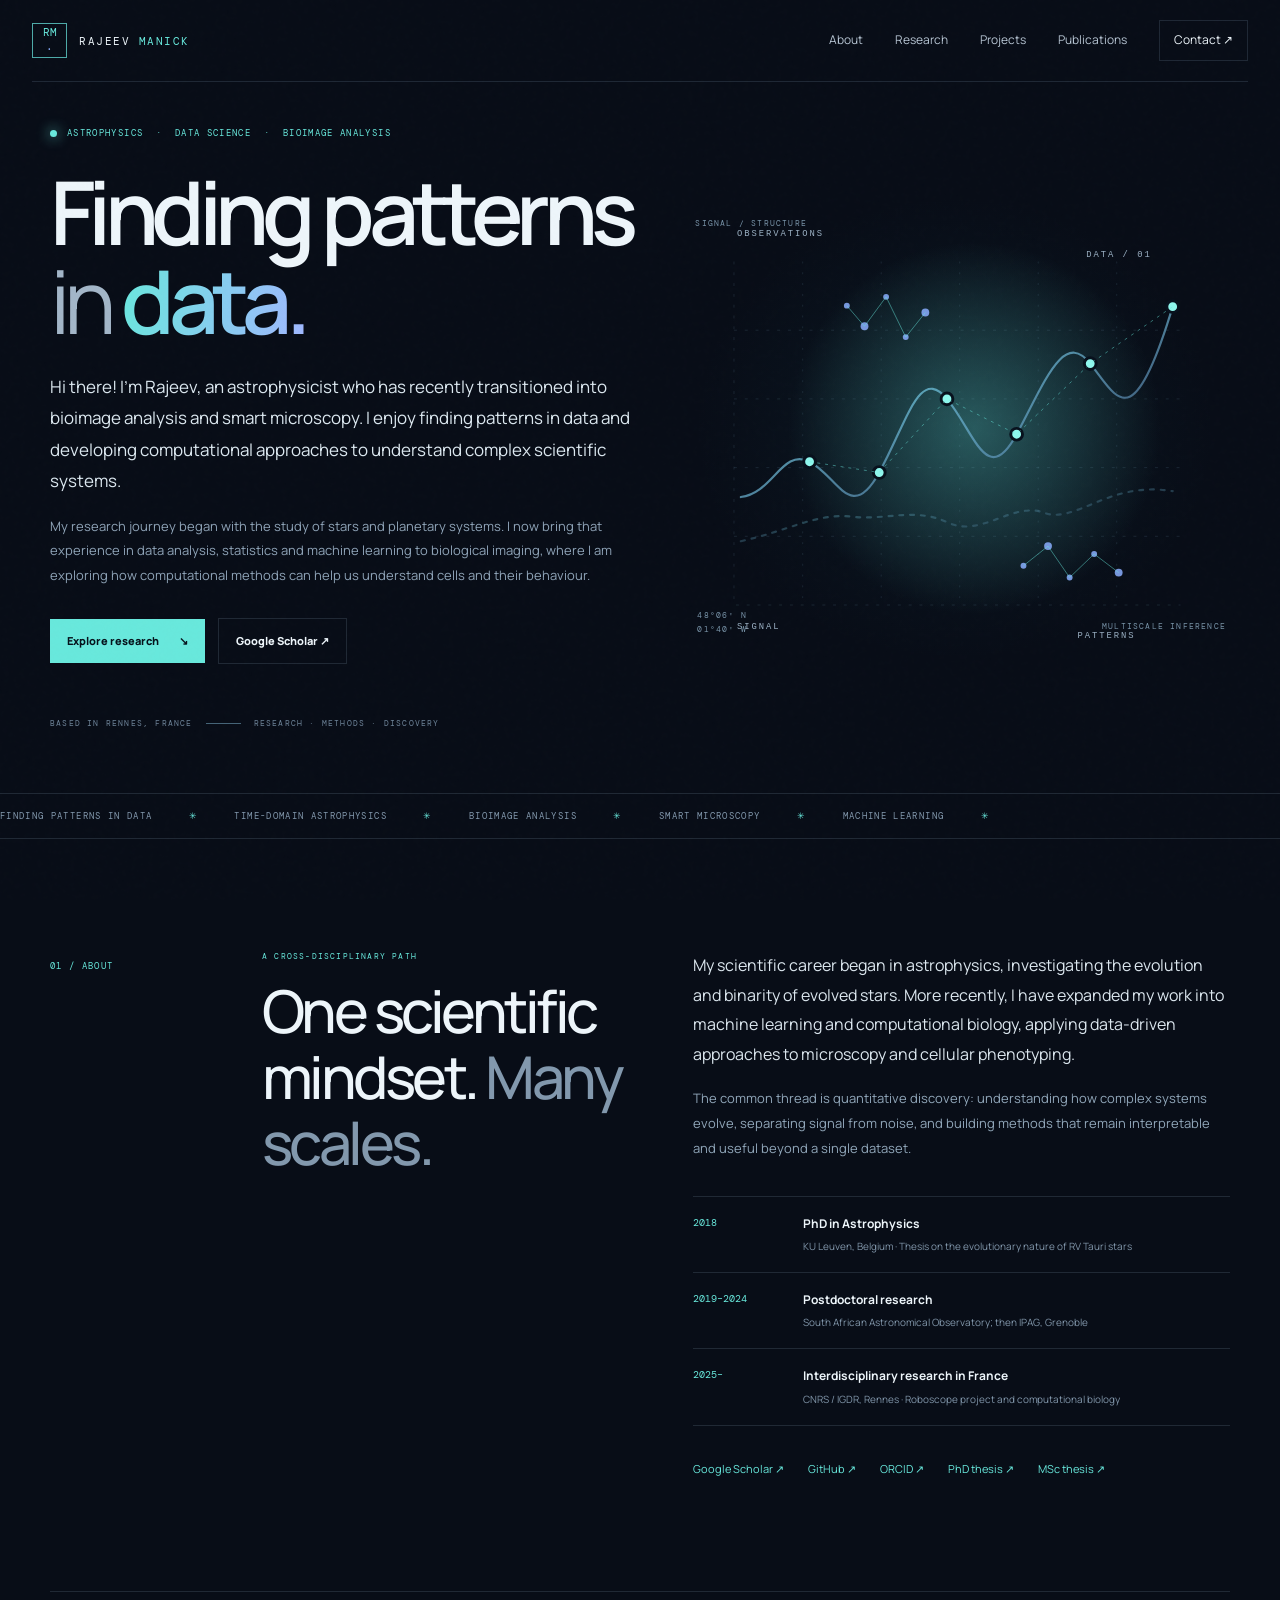
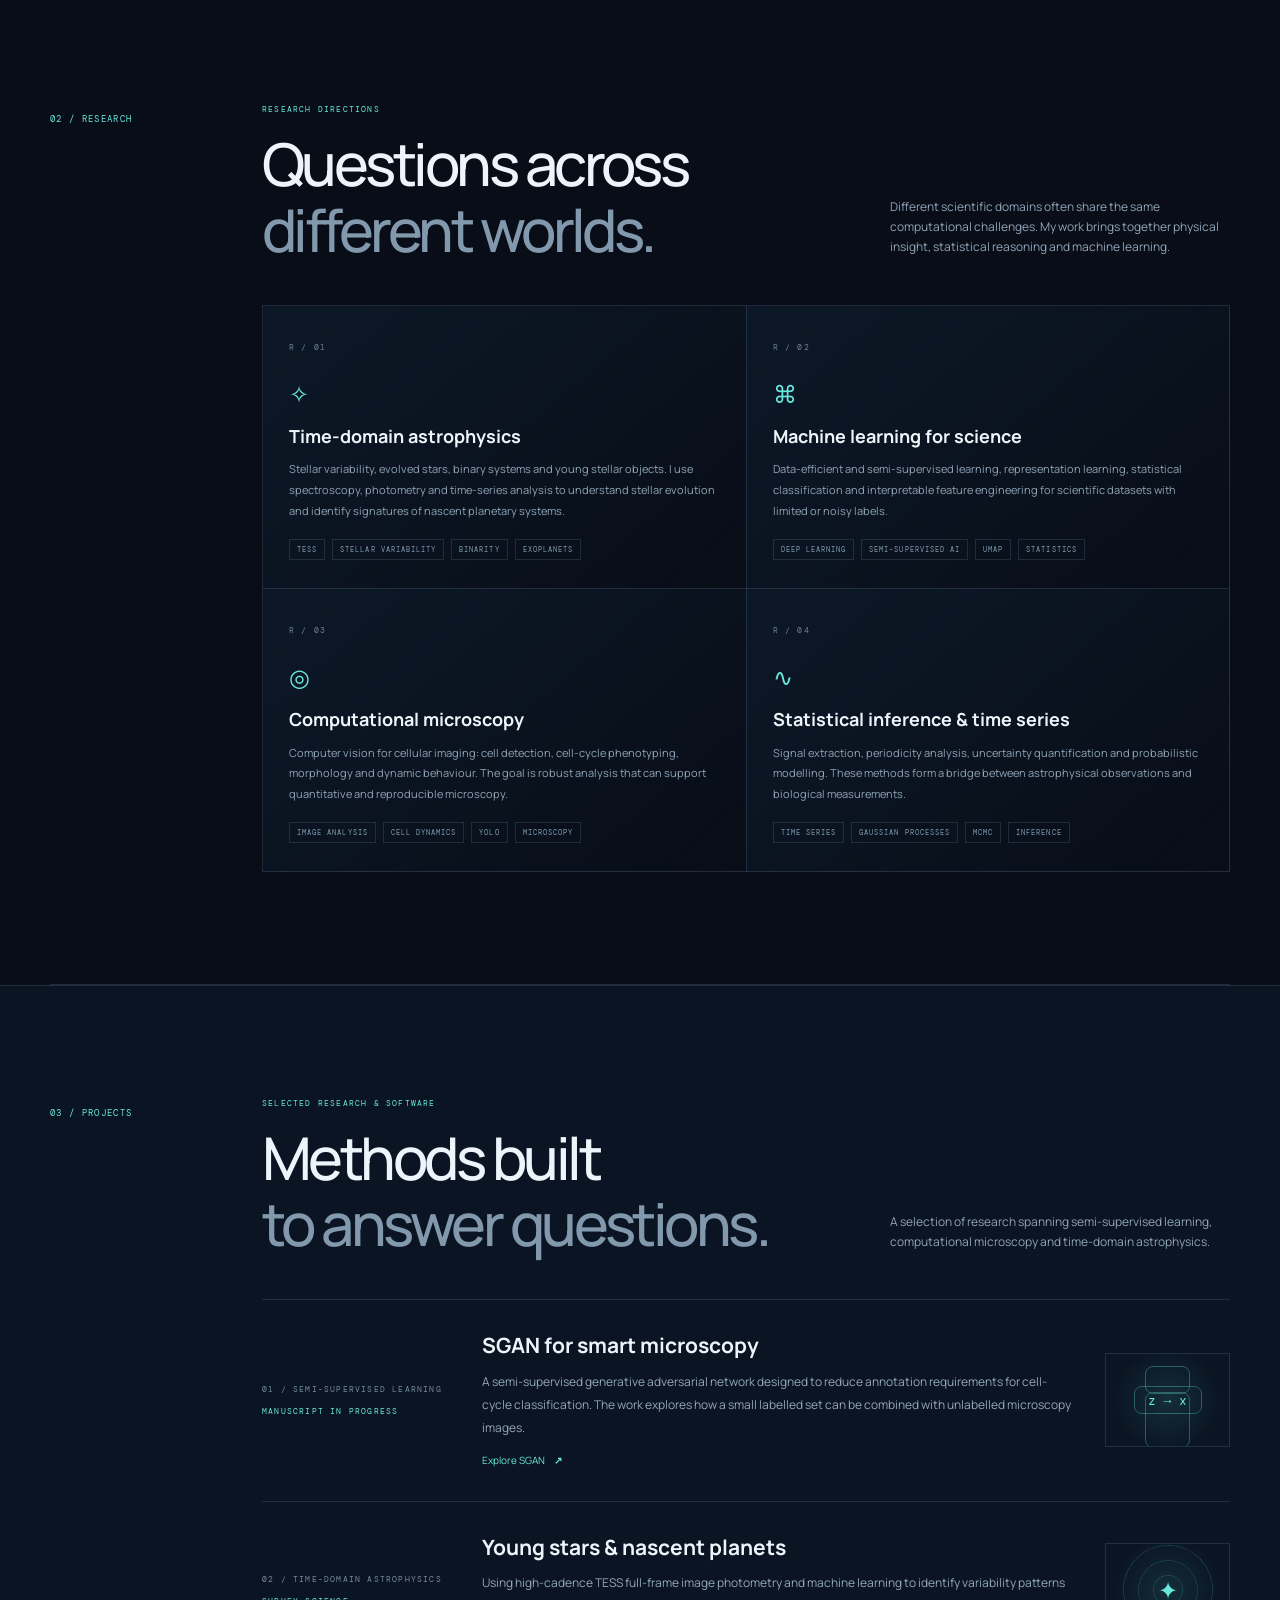
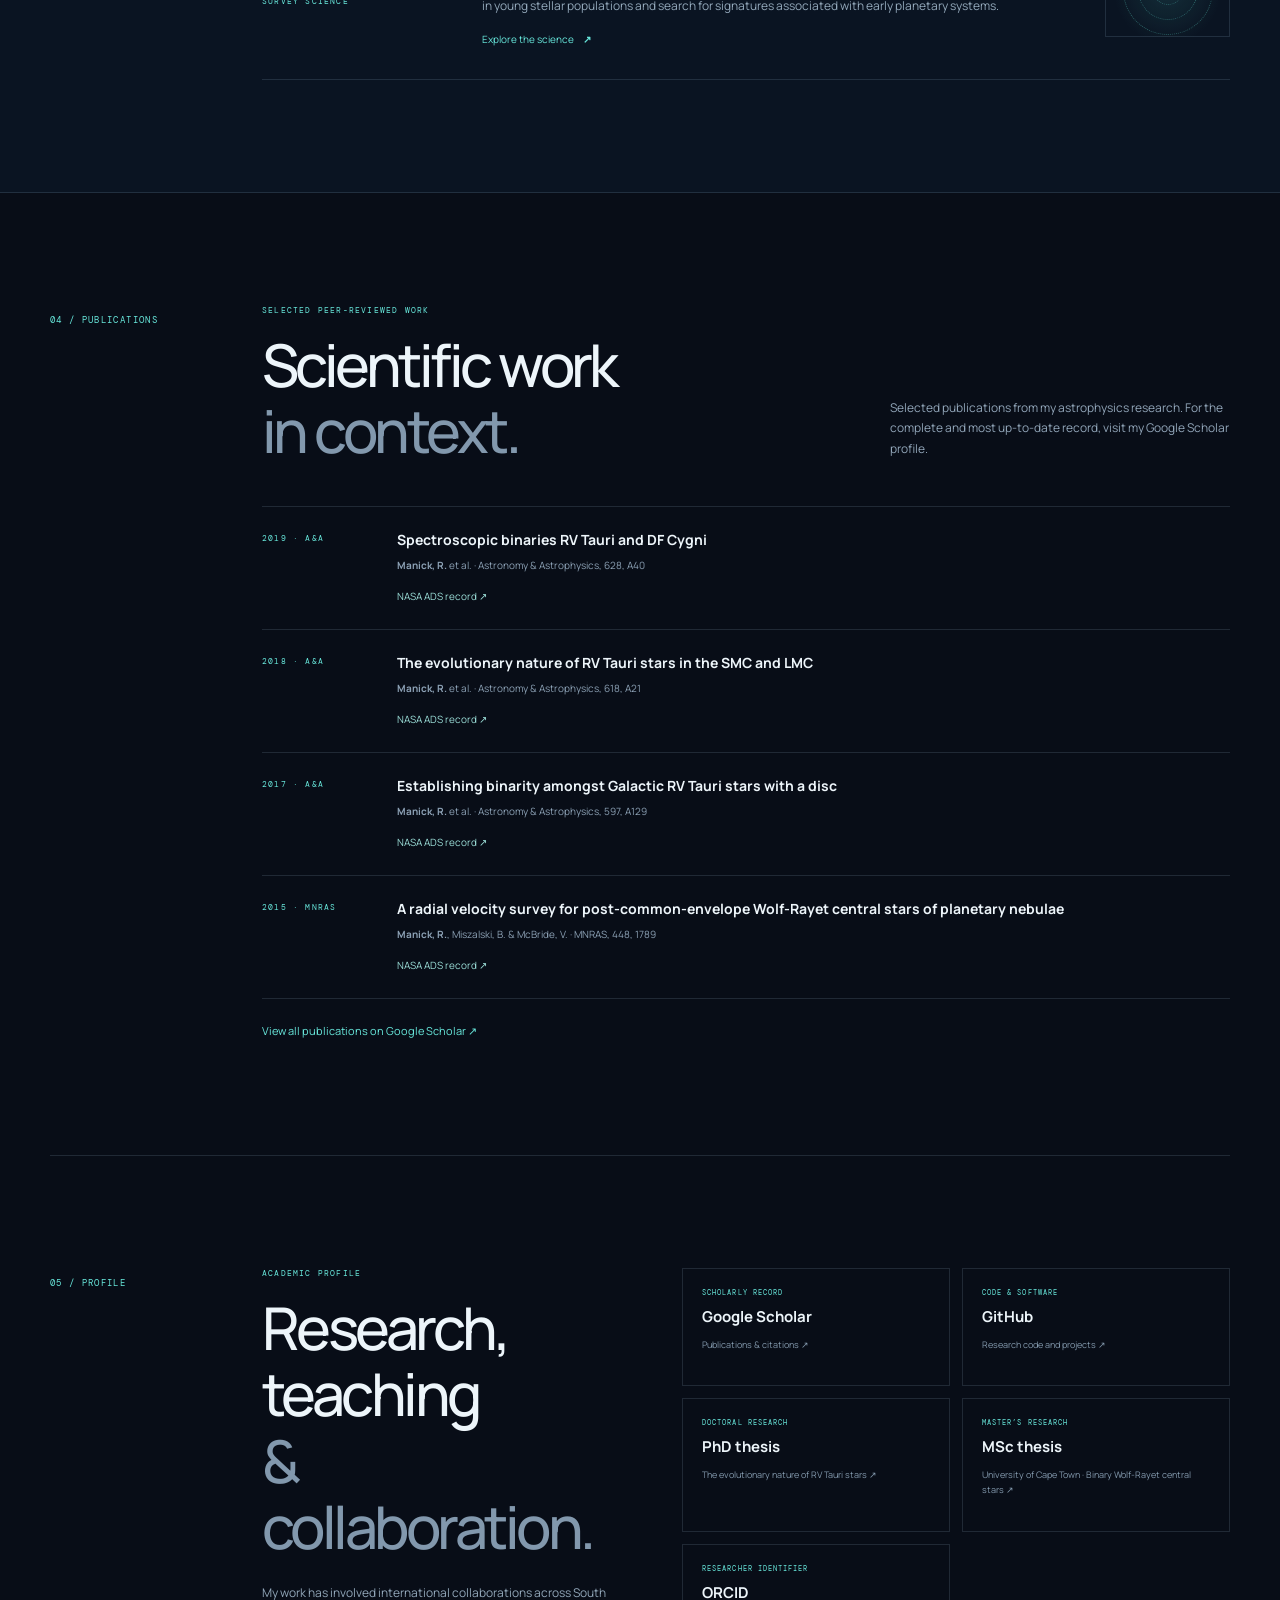
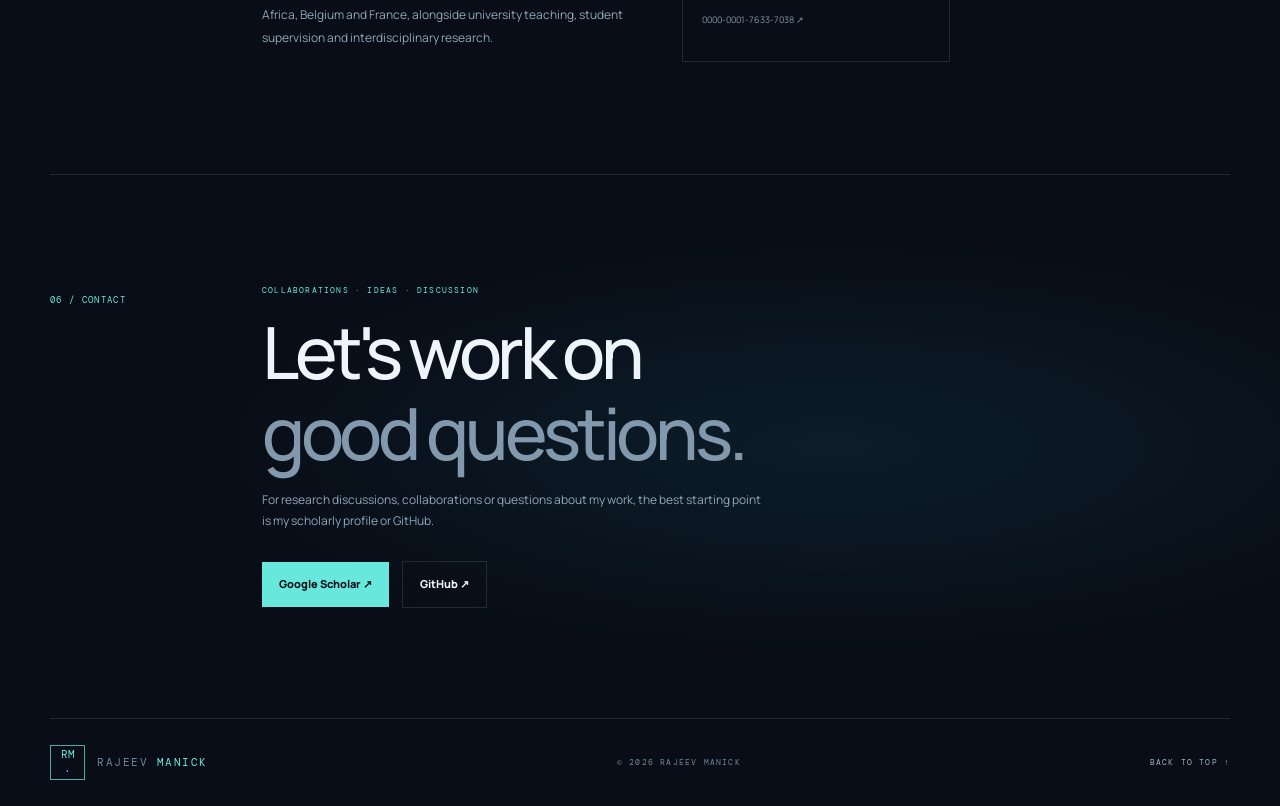
<file: index.html>
<!doctype html>
<html lang="en">
<head>
  <meta charset="utf-8"><meta name="viewport" content="width=device-width, initial-scale=1">
  <meta name="description" content="Rajeev Manick is an astrophysicist and AI researcher working across time-domain astronomy, machine learning and computational microscopy.">
  <meta name="theme-color" content="#080d17">
  <meta property="og:title" content="Rajeev Manick — Astrophysics × Data Science × Bioimage Analysis">
  <meta property="og:description" content="Research, projects and publications of Rajeev Manick.">
  <title>Rajeev Manick | Astrophysics × AI × Biology</title>
  <link rel="icon" href="assets/favicon.svg" type="image/svg+xml">
  <link rel="preconnect" href="https://fonts.googleapis.com"><link rel="preconnect" href="https://fonts.gstatic.com" crossorigin>
  <link href="https://fonts.googleapis.com/css2?family=DM+Mono:wght@400;500&family=Manrope:wght@400;500;600;700;800&display=swap" rel="stylesheet">
  <link rel="stylesheet" href="styles.css">
</head>
<body>
  <div class="noise"></div><header class="header">
    <a class="brand" href="#top"><span class="brand-symbol">RM<span>·</span></span><span>RAJEEV <b>MANICK</b></span></a>
    <button class="menu-toggle" aria-label="Open navigation" aria-expanded="false">☰</button>
    <nav class="nav"><a href="#about">About</a><a href="#research">Research</a><a href="#projects">Projects</a><a href="#publications">Publications</a><a class="nav-cta" href="#contact">Contact ↗</a></nav>
  </header>
  <main id="top">
    <section class="hero wrap">
      <div class="hero-text">
        <div class="eyebrow"><i></i> ASTROPHYSICS &nbsp;·&nbsp; DATA SCIENCE &nbsp;·&nbsp; BIOIMAGE ANALYSIS</div>
        <h1>Finding patterns<br><em>in</em> <span class="gradient-text">data.</span></h1>
        <p class="hero-lead">Hi there! I’m Rajeev, an astrophysicist who has recently transitioned into bioimage analysis and smart microscopy. I enjoy finding patterns in data and developing computational approaches to understand complex scientific systems.</p>
        <p class="hero-sub">My research journey began with the study of stars and planetary systems. I now bring that experience in data analysis, statistics and machine learning to biological imaging, where I am exploring how computational methods can help us understand cells and their behaviour.</p>
        <div class="hero-buttons"><a class="btn primary" href="#research">Explore research <span>↘</span></a><a class="btn secondary" href="https://scholar.google.com/citations?user=3LkKUTQAAAAJ&hl=en" target="_blank" rel="noopener">Google Scholar ↗</a></div>
        <div class="hero-foot"><span>BASED IN RENNES, FRANCE</span><span class="line"></span><span>RESEARCH · METHODS · DISCOVERY</span></div>
      </div>
      <div class="hero-art" aria-label="Abstract visualisation of data, stellar orbits and biological structures">
        <div class="art-caption cap-a">SIGNAL / STRUCTURE</div><div class="art-caption cap-b">MULTISCALE INFERENCE</div>
        <svg viewBox="0 0 560 520" role="img" aria-label="Abstract data visualisation with connected observations, clusters and a time-series signal">
          <defs>
            <linearGradient id="dataLine" x1="0" y1="0" x2="1" y2="1"><stop stop-color="#68e8dc"/><stop offset="1" stop-color="#8aaeff" stop-opacity=".25"/></linearGradient>
            <radialGradient id="dataGlow"><stop stop-color="#68e8dc" stop-opacity=".32"/><stop offset="1" stop-color="#68e8dc" stop-opacity="0"/></radialGradient>
          </defs>
          <g stroke="#527187" stroke-opacity=".24" stroke-width="1" fill="none">
            <path d="M55 80V430H510M55 150H510M55 220H510M55 290H510M55 360H510" stroke-dasharray="3 8"/>
            <path d="M125 80V430M205 80V430M285 80V430M365 80V430M445 80V430" stroke-dasharray="2 9"/>
          </g>
          <circle cx="300" cy="250" r="190" fill="url(#dataGlow)"/>
          <g fill="none" stroke="url(#dataLine)" stroke-width="2.2" stroke-linecap="round" stroke-linejoin="round">
            <path d="M62 320 C95 316 104 270 132 284 S174 348 203 295 S244 186 272 220 S313 312 343 256 S391 150 418 184 S461 262 502 126"/>
            <path d="M62 365 C112 354 139 336 175 340 S239 330 273 346 S339 324 371 336 S437 303 502 314" stroke-opacity=".38" stroke-dasharray="4 7"/>
          </g>
          <g fill="#8ff7ed" stroke="#08111d" stroke-width="3">
            <circle cx="132" cy="284" r="6"/><circle cx="203" cy="295" r="6"/><circle cx="272" cy="220" r="6"/><circle cx="343" cy="256" r="6"/><circle cx="418" cy="184" r="6"/><circle cx="502" cy="126" r="6"/>
          </g>
          <g fill="#8aaeff" fill-opacity=".85">
            <circle cx="170" cy="125" r="3"/><circle cx="188" cy="146" r="4"/><circle cx="210" cy="116" r="3"/><circle cx="230" cy="157" r="3"/><circle cx="250" cy="132" r="4"/>
            <circle cx="350" cy="390" r="3"/><circle cx="375" cy="370" r="4"/><circle cx="397" cy="402" r="3"/><circle cx="422" cy="378" r="3"/><circle cx="447" cy="397" r="4"/>
          </g>
          <g fill="none" stroke="#68e8dc" stroke-opacity=".48" stroke-width="1">
            <path d="M170 125L188 146L210 116L230 157L250 132"/><path d="M350 390L375 370L397 402L422 378L447 397"/>
            <path d="M132 284L203 295L272 220L343 256L418 184L502 126" stroke-dasharray="3 5"/>
          </g>
          <g fill="#9bb1c4" font-family="monospace" font-size="9" letter-spacing="2"><text x="58" y="54">OBSERVATIONS</text><text x="405" y="464">PATTERNS</text><text x="414" y="75">DATA / 01</text><text x="58" y="454">SIGNAL</text></g>
        </svg>
        <div class="art-coordinate">48°06′ N<br>01°40′ W</div>
      </div>
    </section>
    <div class="ticker"><div>FINDING PATTERNS IN DATA <b>✳</b> TIME-DOMAIN ASTROPHYSICS <b>✳</b> BIOIMAGE ANALYSIS <b>✳</b> SMART MICROSCOPY <b>✳</b> MACHINE LEARNING <b>✳</b> </div></div>

    <section class="section wrap" id="about"><div class="section-label">01 / ABOUT</div><div class="section-body about-grid">
      <div><p class="overline">A CROSS-DISCIPLINARY PATH</p><h2>One scientific<br>mindset. <span>Many scales.</span></h2></div>
      <div class="prose"><p class="big">My scientific career began in astrophysics, investigating the evolution and binarity of evolved stars. More recently, I have expanded my work into machine learning and computational biology, applying data-driven approaches to microscopy and cellular phenotyping.</p>
      <p>The common thread is quantitative discovery: understanding how complex systems evolve, separating signal from noise, and building methods that remain interpretable and useful beyond a single dataset.</p>
      <div class="timeline"><div><time>2018</time><span><b>PhD in Astrophysics</b><small>KU Leuven, Belgium · Thesis on the evolutionary nature of RV Tauri stars</small></span></div><div><time>2019–2024</time><span><b>Postdoctoral research</b><small>South African Astronomical Observatory; then IPAG, Grenoble</small></span></div><div><time>2025–</time><span><b>Interdisciplinary research in France</b><small>CNRS / IGDR, Rennes · Roboscope project and computational biology</small></span></div></div>
      <div class="profile-links"><a href="https://scholar.google.com/citations?user=3LkKUTQAAAAJ&hl=en" target="_blank" rel="noopener">Google Scholar ↗</a><a href="https://github.com/rajeevzar" target="_blank" rel="noopener">GitHub ↗</a><a href="https://orcid.org/0000-0001-7633-7038" target="_blank" rel="noopener">ORCID ↗</a><a href="https://fys.kuleuven.be/ster/pub/phd-rajeev-manick" target="_blank" rel="noopener">PhD thesis ↗</a><a href="https://open.uct.ac.za/items/17aa2485-b247-4fec-a21b-bfeb38ba35ee" target="_blank" rel="noopener">MSc thesis ↗</a></div>
      </div>
    </div></section>

    <section class="section wrap" id="research"><div class="section-label">02 / RESEARCH</div><div class="section-body"><div class="section-intro"><div><p class="overline">RESEARCH DIRECTIONS</p><h2>Questions across<br><span>different worlds.</span></h2></div><p>Different scientific domains often share the same computational challenges. My work brings together physical insight, statistical reasoning and machine learning.</p></div>
      <div class="research-grid">
        <article class="research-card"><span class="r-num">R / 01</span><div class="r-icon">✧</div><h3>Time-domain astrophysics</h3><p>Stellar variability, evolved stars, binary systems and young stellar objects. I use spectroscopy, photometry and time-series analysis to understand stellar evolution and identify signatures of nascent planetary systems.</p><div class="chips"><span>TESS</span><span>STELLAR VARIABILITY</span><span>BINARITY</span><span>EXOPLANETS</span></div></article>
        <article class="research-card"><span class="r-num">R / 02</span><div class="r-icon">⌘</div><h3>Machine learning for science</h3><p>Data-efficient and semi-supervised learning, representation learning, statistical classification and interpretable feature engineering for scientific datasets with limited or noisy labels.</p><div class="chips"><span>DEEP LEARNING</span><span>SEMI-SUPERVISED AI</span><span>UMAP</span><span>STATISTICS</span></div></article>
        <article class="research-card"><span class="r-num">R / 03</span><div class="r-icon">◎</div><h3>Computational microscopy</h3><p>Computer vision for cellular imaging: cell detection, cell-cycle phenotyping, morphology and dynamic behaviour. The goal is robust analysis that can support quantitative and reproducible microscopy.</p><div class="chips"><span>IMAGE ANALYSIS</span><span>CELL DYNAMICS</span><span>YOLO</span><span>MICROSCOPY</span></div></article>
        <article class="research-card"><span class="r-num">R / 04</span><div class="r-icon">∿</div><h3>Statistical inference & time series</h3><p>Signal extraction, periodicity analysis, uncertainty quantification and probabilistic modelling. These methods form a bridge between astrophysical observations and biological measurements.</p><div class="chips"><span>TIME SERIES</span><span>GAUSSIAN PROCESSES</span><span>MCMC</span><span>INFERENCE</span></div></article>
      </div>
    </div></section>

    <section class="projects-band" id="projects"><div class="wrap section"><div class="section-label">03 / PROJECTS</div><div class="section-body"><div class="section-intro"><div><p class="overline">SELECTED RESEARCH & SOFTWARE</p><h2>Methods built<br><span>to answer questions.</span></h2></div><p>A selection of research spanning semi-supervised learning, computational microscopy and time-domain astrophysics.</p></div>
      <div class="project-list">
        <article class="project-row"><div class="project-meta"><span>01 / SEMI-SUPERVISED LEARNING</span><span class="status">MANUSCRIPT IN PROGRESS</span></div><div class="project-content"><h3>SGAN for smart microscopy</h3><p>A semi-supervised generative adversarial network designed to reduce annotation requirements for cell-cycle classification. The work explores how a small labelled set can be combined with unlabelled microscopy images.</p><a href="projects/sgan.html">Explore SGAN <b>↗</b></a></div><div class="project-glyph glyph-sgan"><span>z → x</span><i></i><i></i><i></i></div></article>
        <article class="project-row"><div class="project-meta"><span>02 / TIME-DOMAIN ASTROPHYSICS</span><span class="status">SURVEY SCIENCE</span></div><div class="project-content"><h3>Young stars & nascent planets</h3><p>Using high-cadence TESS full-frame image photometry and machine learning to identify variability patterns in young stellar populations and search for signatures associated with early planetary systems.</p><a href="projects/young-stars.html">Explore the science <b>↗</b></a></div><div class="project-glyph glyph-stars"><span>✦</span><i></i><i></i><i></i></div></article>
      </div>
    </div></div></section>

    <section class="section wrap" id="publications"><div class="section-label">04 / PUBLICATIONS</div><div class="section-body"><div class="section-intro"><div><p class="overline">SELECTED PEER-REVIEWED WORK</p><h2>Scientific work<br><span>in context.</span></h2></div><p>Selected publications from my astrophysics research. For the complete and most up-to-date record, visit my Google Scholar profile.</p></div>
      <div class="pub-list">
        <article><time>2019 · A&A</time><div><h3>Spectroscopic binaries RV Tauri and DF Cygni</h3><p><b>Manick, R.</b> et al. · Astronomy & Astrophysics, 628, A40</p><a href="https://ui.adsabs.harvard.edu/abs/2019A%26A...628A..40M/abstract" target="_blank" rel="noopener">NASA ADS record ↗</a></div></article>
        <article><time>2018 · A&A</time><div><h3>The evolutionary nature of RV Tauri stars in the SMC and LMC</h3><p><b>Manick, R.</b> et al. · Astronomy & Astrophysics, 618, A21</p><a href="https://ui.adsabs.harvard.edu/abs/2018A%26A...618A..21M/abstract" target="_blank" rel="noopener">NASA ADS record ↗</a></div></article>
        <article><time>2017 · A&A</time><div><h3>Establishing binarity amongst Galactic RV Tauri stars with a disc</h3><p><b>Manick, R.</b> et al. · Astronomy & Astrophysics, 597, A129</p><a href="https://ui.adsabs.harvard.edu/abs/2017A%26A...597A.129M/abstract" target="_blank" rel="noopener">NASA ADS record ↗</a></div></article>
        <article><time>2015 · MNRAS</time><div><h3>A radial velocity survey for post-common-envelope Wolf-Rayet central stars of planetary nebulae</h3><p><b>Manick, R.</b>, Miszalski, B. & McBride, V. · MNRAS, 448, 1789</p><a href="https://ui.adsabs.harvard.edu/abs/2015MNRAS.448.1789M/abstract" target="_blank" rel="noopener">NASA ADS record ↗</a></div></article>
      </div><a class="all-pubs" href="https://scholar.google.com/citations?user=3LkKUTQAAAAJ&hl=en" target="_blank" rel="noopener">View all publications on Google Scholar ↗</a>
    </div></section>

    <section class="section wrap profile-section"><div class="section-label">05 / PROFILE</div><div class="section-body profile-grid"><div><p class="overline">ACADEMIC PROFILE</p><h2>Research, teaching<br><span>& collaboration.</span></h2><p class="profile-desc">My work has involved international collaborations across South Africa, Belgium and France, alongside university teaching, student supervision and interdisciplinary research.</p></div><div class="profile-cards"><a href="https://scholar.google.com/citations?user=3LkKUTQAAAAJ&hl=en" target="_blank" rel="noopener"><small>SCHOLARLY RECORD</small><b>Google Scholar</b><span>Publications & citations ↗</span></a><a href="https://github.com/rajeevzar" target="_blank" rel="noopener"><small>CODE & SOFTWARE</small><b>GitHub</b><span>Research code and projects ↗</span></a><a href="https://fys.kuleuven.be/ster/pub/phd-rajeev-manick" target="_blank" rel="noopener"><small>DOCTORAL RESEARCH</small><b>PhD thesis</b><span>The evolutionary nature of RV Tauri stars ↗</span></a><a href="https://open.uct.ac.za/items/17aa2485-b247-4fec-a21b-bfeb38ba35ee" target="_blank" rel="noopener"><small>MASTER’S RESEARCH</small><b>MSc thesis</b><span>University of Cape Town · Binary Wolf-Rayet central stars ↗</span></a><a href="https://orcid.org/0000-0001-7633-7038" target="_blank" rel="noopener"><small>RESEARCHER IDENTIFIER</small><b>ORCID</b><span>0000-0001-7633-7038 ↗</span></a></div></div></section>

    <section class="contact" id="contact"><div class="wrap contact-grid"><div class="section-label">06 / CONTACT</div><div><p class="overline">COLLABORATIONS · IDEAS · DISCUSSION</p><h2>Let's work on<br><span>good questions.</span></h2><p>For research discussions, collaborations or questions about my work, the best starting point is my scholarly profile or GitHub.</p><div class="contact-links"><a class="btn primary" href="https://scholar.google.com/citations?user=3LkKUTQAAAAJ&hl=en" target="_blank" rel="noopener">Google Scholar ↗</a><a class="btn secondary" href="https://github.com/rajeevzar" target="_blank" rel="noopener">GitHub ↗</a></div></div></div></section>
  </main>
  <footer class="footer wrap"><a class="brand" href="#top"><span class="brand-symbol">RM<span>·</span></span><span>RAJEEV <b>MANICK</b></span></a><span>© <span id="year"></span> RAJEEV MANICK</span><a href="#top">BACK TO TOP ↑</a></footer>
  <script src="script.js"></script>
</body></html>
</file>
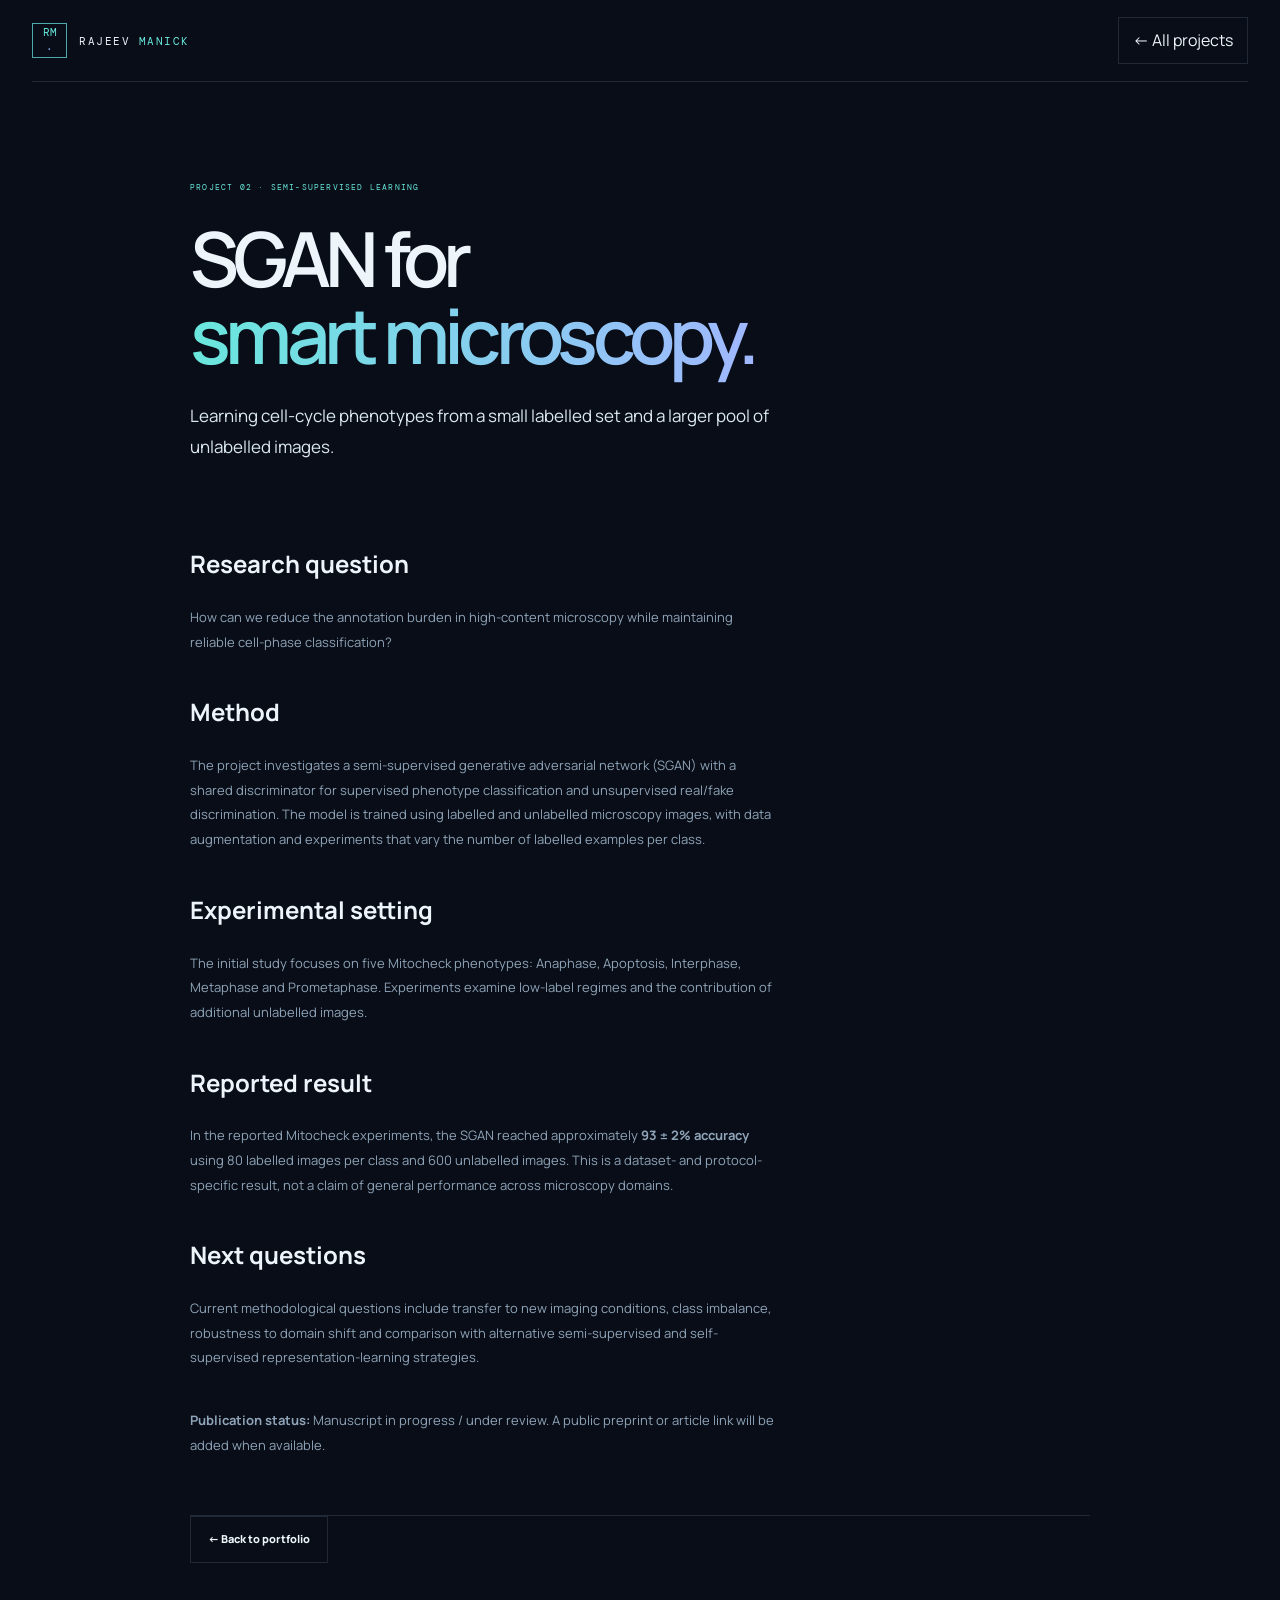
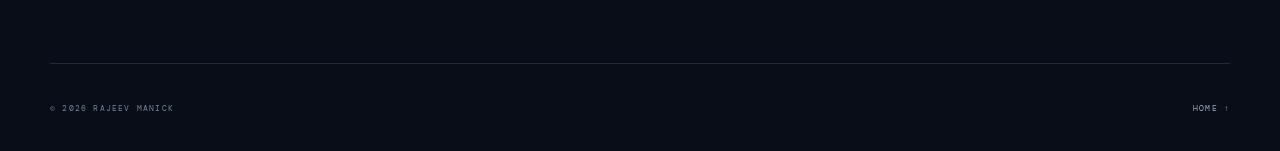
<file: projects/sgan.html>
<!doctype html><html lang="en"><head><meta charset="utf-8"><meta name="viewport" content="width=device-width, initial-scale=1"><meta name="description" content="Semi-supervised generative adversarial learning for data-efficient cell-cycle classification."><title>SGAN for Smart Microscopy | Rajeev Manick</title><link rel="icon" href="../assets/favicon.svg"><link rel="preconnect" href="https://fonts.googleapis.com"><link rel="preconnect" href="https://fonts.gstatic.com" crossorigin><link href="https://fonts.googleapis.com/css2?family=DM+Mono:wght@400;500&family=Manrope:wght@400;500;600;700;800&display=swap" rel="stylesheet"><link rel="stylesheet" href="../styles.css"></head><body><header class="header"><a class="brand" href="../index.html"><span class="brand-symbol">RM<span>·</span></span><span>RAJEEV <b>MANICK</b></span></a><a class="nav-cta" href="../index.html#projects">← All projects</a></header><main class="wrap" style="padding:100px 0;max-width:900px"><p class="overline">PROJECT 02 · SEMI-SUPERVISED LEARNING</p><h1 style="font-size:clamp(44px,7vw,76px)">SGAN for<br><span class="gradient-text">smart microscopy.</span></h1><p class="hero-lead">Learning cell-cycle phenotypes from a small labelled set and a larger pool of unlabelled images.</p><div class="section" style="display:block;padding:45px 0"><h2>Research question</h2><p class="hero-sub">How can we reduce the annotation burden in high-content microscopy while maintaining reliable cell-phase classification?</p><h2 style="margin-top:38px">Method</h2><p class="hero-sub">The project investigates a semi-supervised generative adversarial network (SGAN) with a shared discriminator for supervised phenotype classification and unsupervised real/fake discrimination. The model is trained using labelled and unlabelled microscopy images, with data augmentation and experiments that vary the number of labelled examples per class.</p><h2 style="margin-top:38px">Experimental setting</h2><p class="hero-sub">The initial study focuses on five Mitocheck phenotypes: Anaphase, Apoptosis, Interphase, Metaphase and Prometaphase. Experiments examine low-label regimes and the contribution of additional unlabelled images.</p><h2 style="margin-top:38px">Reported result</h2><p class="hero-sub">In the reported Mitocheck experiments, the SGAN reached approximately <b>93 ± 2% accuracy</b> using 80 labelled images per class and 600 unlabelled images. This is a dataset- and protocol-specific result, not a claim of general performance across microscopy domains.</p><h2 style="margin-top:38px">Next questions</h2><p class="hero-sub">Current methodological questions include transfer to new imaging conditions, class imbalance, robustness to domain shift and comparison with alternative semi-supervised and self-supervised representation-learning strategies.</p><p class="hero-sub" style="margin-top:38px"><b>Publication status:</b> Manuscript in progress / under review. A public preprint or article link will be added when available.</p></div><a class="btn secondary" href="../index.html#projects">← Back to portfolio</a></main><footer class="footer wrap"><span>© <span id="year"></span> RAJEEV MANICK</span><a href="../index.html">HOME ↑</a></footer><script src="../script.js"></script></body></html>
</file>
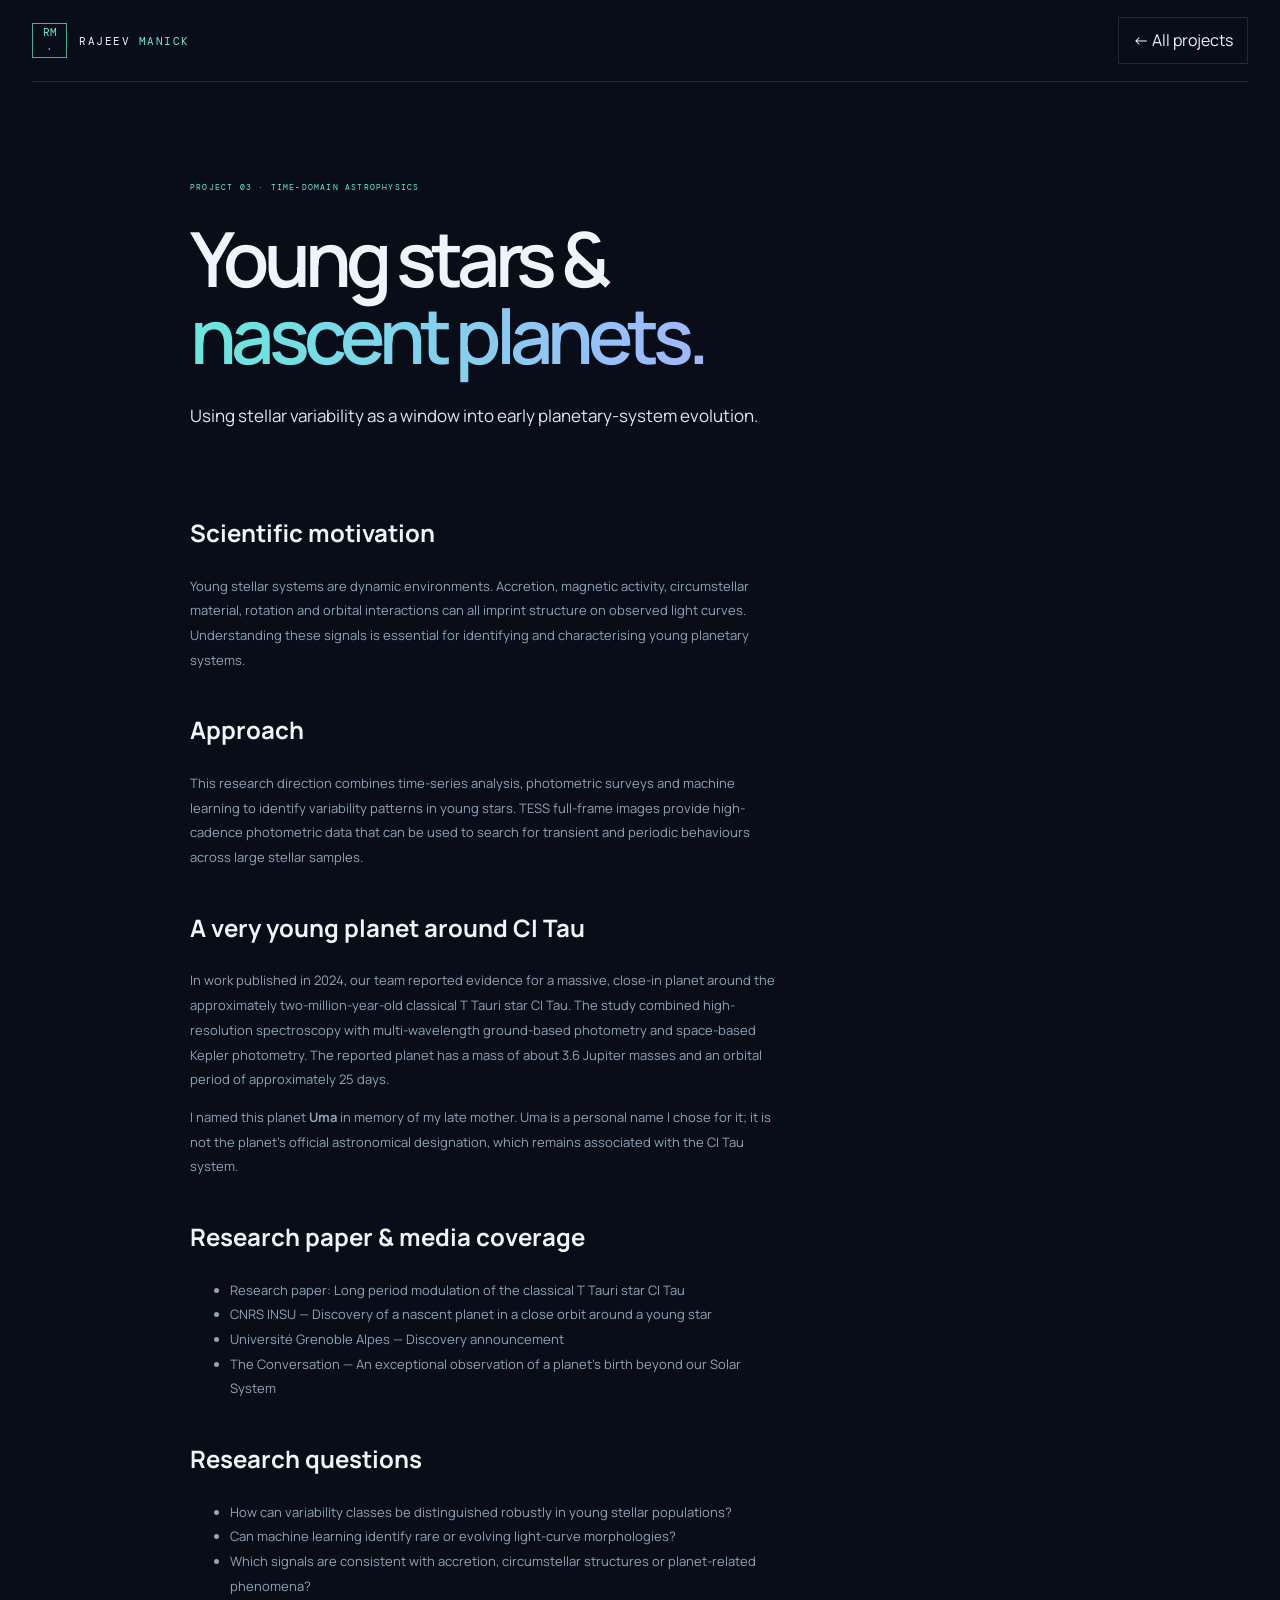
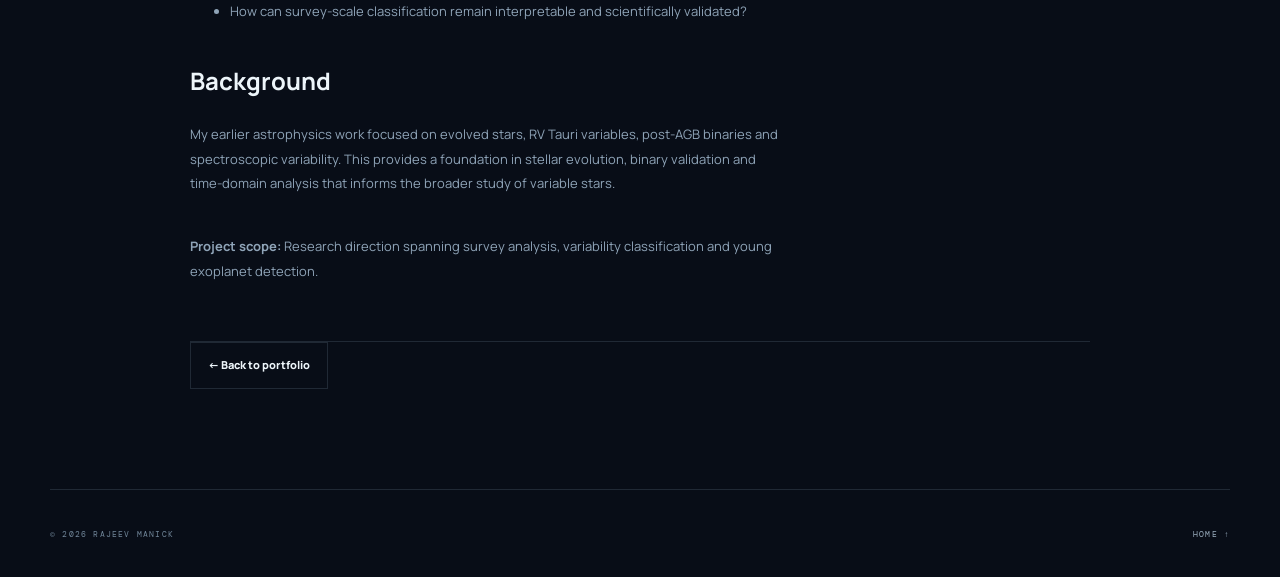
<file: projects/young-stars.html>
<!doctype html><html lang="en"><head><meta charset="utf-8"><meta name="viewport" content="width=device-width, initial-scale=1"><meta name="description" content="Time-domain astrophysics, young stars and nascent exoplanet detection using TESS photometry and machine learning."><title>Young Stars & Nascent Planets | Rajeev Manick</title><link rel="icon" href="../assets/favicon.svg"><link rel="preconnect" href="https://fonts.googleapis.com"><link rel="preconnect" href="https://fonts.gstatic.com" crossorigin><link href="https://fonts.googleapis.com/css2?family=DM+Mono:wght@400;500&family=Manrope:wght@400;500;600;700;800&display=swap" rel="stylesheet"><link rel="stylesheet" href="../styles.css"></head><body><header class="header"><a class="brand" href="../index.html"><span class="brand-symbol">RM<span>·</span></span><span>RAJEEV <b>MANICK</b></span></a><a class="nav-cta" href="../index.html#projects">← All projects</a></header><main class="wrap" style="padding:100px 0;max-width:900px"><p class="overline">PROJECT 03 · TIME-DOMAIN ASTROPHYSICS</p><h1 style="font-size:clamp(44px,7vw,76px)">Young stars &<br><span class="gradient-text">nascent planets.</span></h1><p class="hero-lead">Using stellar variability as a window into early planetary-system evolution.</p><div class="section" style="display:block;padding:45px 0"><h2>Scientific motivation</h2><p class="hero-sub">Young stellar systems are dynamic environments. Accretion, magnetic activity, circumstellar material, rotation and orbital interactions can all imprint structure on observed light curves. Understanding these signals is essential for identifying and characterising young planetary systems.</p><h2 style="margin-top:38px">Approach</h2><p class="hero-sub">This research direction combines time-series analysis, photometric surveys and machine learning to identify variability patterns in young stars. TESS full-frame images provide high-cadence photometric data that can be used to search for transient and periodic behaviours across large stellar samples.</p><h2 style="margin-top:38px">A very young planet around CI Tau</h2><p class="hero-sub">In work published in 2024, our team reported evidence for a massive, close-in planet around the approximately two-million-year-old classical T Tauri star CI Tau. The study combined high-resolution spectroscopy with multi-wavelength ground-based photometry and space-based Kepler photometry. The reported planet has a mass of about 3.6 Jupiter masses and an orbital period of approximately 25 days.</p><p class="hero-sub">I named this planet <b>Uma</b> in memory of my late mother. Uma is a personal name I chose for it; it is not the planet’s official astronomical designation, which remains associated with the CI Tau system.</p><h2 style="margin-top:38px">Research paper & media coverage</h2><ul class="hero-sub"><li><a href="https://arxiv.org/abs/2403.03706" target="_blank" rel="noopener">Research paper: Long period modulation of the classical T Tauri star CI Tau</a></li><li><a href="https://www.insu.cnrs.fr/fr/cnrsinfo/decouverte-dune-planete-naissante-en-orbite-proche-autour-dune-etoile-jeune" target="_blank" rel="noopener">CNRS INSU — Discovery of a nascent planet in a close orbit around a young star</a></li><li><a href="https://www.univ-grenoble-alpes.fr/en/news/top-stories/actualites-recherche/decouverte-d-une-planete-naissante-en-orbite-proche-autour-dune-etoile-jeune-1407275.kjsp" target="_blank" rel="noopener">Université Grenoble Alpes — Discovery announcement</a></li><li><a href="https://theconversation.com/lobservation-exceptionnelle-de-la-naissance-dune-planete-en-dehors-de-notre-systeme-solaire-238341" target="_blank" rel="noopener">The Conversation — An exceptional observation of a planet’s birth beyond our Solar System</a></li></ul><h2 style="margin-top:38px">Research questions</h2><ul class="hero-sub"><li>How can variability classes be distinguished robustly in young stellar populations?</li><li>Can machine learning identify rare or evolving light-curve morphologies?</li><li>Which signals are consistent with accretion, circumstellar structures or planet-related phenomena?</li><li>How can survey-scale classification remain interpretable and scientifically validated?</li></ul><h2 style="margin-top:38px">Background</h2><p class="hero-sub">My earlier astrophysics work focused on evolved stars, RV Tauri variables, post-AGB binaries and spectroscopic variability. This provides a foundation in stellar evolution, binary validation and time-domain analysis that informs the broader study of variable stars.</p><p class="hero-sub" style="margin-top:38px"><b>Project scope:</b> Research direction spanning survey analysis, variability classification and young exoplanet detection.</p></div><a class="btn secondary" href="../index.html#projects">← Back to portfolio</a></main><footer class="footer wrap"><span>© <span id="year"></span> RAJEEV MANICK</span><a href="../index.html">HOME ↑</a></footer><script src="../script.js"></script></body></html>
</file>
<file: styles.css>
:root{--bg:#080d17;--panel:#0d1726;--panel2:#101e30;--ink:#edf5fa;--muted:#91a4b8;--dim:#657b91;--line:rgba(156,188,213,.16);--cyan:#68e8dc;--blue:#8aaeff;--mono:'DM Mono',monospace;--sans:'Manrope',sans-serif}*{box-sizing:border-box}html{scroll-behavior:smooth;scroll-padding-top:90px}body{margin:0;background:var(--bg);color:var(--ink);font-family:var(--sans);line-height:1.7;overflow-x:hidden}a{color:inherit;text-decoration:none}.noise{position:fixed;inset:0;pointer-events:none;z-index:10;opacity:.025;background-image:url("data:image/svg+xml,%3Csvg viewBox='0 0 180 180' xmlns='http://www.w3.org/2000/svg'%3E%3Cfilter id='n'%3E%3CfeTurbulence type='fractalNoise' baseFrequency='.9' numOctaves='3' stitchTiles='stitch'/%3E%3C/filter%3E%3Crect width='100%25' height='100%25' filter='url(%23n)' opacity='.5'/%3E%3C/svg%3E")}.wrap{width:min(1180px,calc(100% - 64px));margin:auto}.header{height:82px;width:min(1300px,calc(100% - 64px));margin:auto;border-bottom:1px solid var(--line);display:flex;align-items:center;justify-content:space-between;position:relative;z-index:20}.brand{display:flex;align-items:center;gap:12px;font:11px var(--mono);letter-spacing:.14em}.brand b{color:var(--cyan);font-weight:400}.brand-symbol{width:35px;height:35px;border:1px solid #4eaaa8;display:grid;place-items:center;color:var(--cyan);font-size:11px;letter-spacing:0}.brand-symbol span{color:var(--blue)}.nav{display:flex;align-items:center;gap:32px;font-size:12px;color:#b7c5d3}.nav a:hover,.profile-links a:hover,.project-content a:hover,.pub-list a:hover{color:var(--cyan)}.nav-cta{border:1px solid var(--line);padding:9px 14px;color:var(--ink)}.menu-toggle{display:none;background:none;border:0;color:var(--ink);font-size:22px}.hero{min-height:680px;display:grid;grid-template-columns:1.04fr .96fr;gap:35px;align-items:center;padding-top:45px;padding-bottom:65px}.eyebrow,.overline,.section-label,.hero-foot,.art-caption,.art-coordinate,.ticker,.r-num,.chips,.project-meta,.pub-list time,.profile-cards small,.footer>span,.footer>a:last-child{font:9px var(--mono);letter-spacing:.15em}.eyebrow{color:var(--cyan);display:flex;align-items:center}.eyebrow i{width:7px;height:7px;border-radius:50%;background:var(--cyan);margin-right:10px;box-shadow:0 0 13px var(--cyan)}h1{font-size:clamp(54px,7vw,88px);line-height:1.01;letter-spacing:-.075em;font-weight:600;margin:28px 0 26px}h1 em{font-style:normal;color:#a3b6c8;font-weight:400}.gradient-text{background:linear-gradient(100deg,#68e8dc,#a1b7ff);background-clip:text;color:transparent}.hero-lead{font-size:17px;line-height:1.85;color:#dce8f0;max-width:610px}.hero-sub{font-size:13px;line-height:1.9;color:#8fa4b8;max-width:590px}.hero-buttons,.contact-links{display:flex;align-items:center;gap:13px;margin-top:30px}.btn{display:inline-flex;align-items:center;gap:20px;padding:13px 17px;font-size:11px;font-weight:800;transition:.2s}.primary{background:var(--cyan);color:#06131c}.primary:hover{background:#a3fff7;transform:translateY(-2px)}.secondary{border:1px solid var(--line);color:var(--ink)}.secondary:hover{border-color:var(--cyan);color:var(--cyan)}.hero-foot{display:flex;gap:13px;align-items:center;margin-top:54px;color:#6e8499;font-size:8px}.hero-foot .line{height:1px;width:35px;background:#456477}.hero-art{height:490px;position:relative;display:grid;place-items:center;background:radial-gradient(ellipse,rgba(28,98,117,.12),transparent 67%)}.hero-art svg{width:100%;max-width:550px;overflow:visible;animation:float 10s ease-in-out infinite}.art-caption,.art-coordinate{position:absolute;color:#7893a8;font-size:8px}.cap-a{top:35px;left:15px}.cap-b{bottom:42px;right:4px}.art-coordinate{bottom:36px;left:17px;line-height:1.8}@keyframes float{50%{transform:translateY(-8px)}}.ticker{border-block:1px solid var(--line);overflow:hidden;white-space:nowrap;padding:16px 0;color:#8298ad}.ticker div{width:max-content;animation:marquee 42s linear infinite}.ticker b{color:var(--cyan);padding:0 30px;font-weight:400}@keyframes marquee{to{transform:translateX(-40%)}}.section{padding-top:112px;padding-bottom:112px;display:grid;grid-template-columns:170px 1fr;gap:42px;border-bottom:1px solid var(--line)}.section-label{color:var(--cyan);padding-top:9px}.section-body h2,.contact h2{font-size:clamp(39px,5vw,59px);line-height:1.12;letter-spacing:-.06em;font-weight:500;margin:0}.section-body h2 span,.contact h2 span{color:#8298ad}.overline{color:var(--cyan);font-size:8px;margin:0 0 17px}.about-grid{display:grid;grid-template-columns:.82fr 1.18fr;gap:58px}.prose p{color:#91a7ba;font-size:13px;line-height:1.95;margin-top:0}.prose p.big{font-size:16px;color:#dbe6ee;line-height:1.85}.timeline{margin:34px 0;border-top:1px solid var(--line)}.timeline>div{display:grid;grid-template-columns:95px 1fr;gap:15px;padding:17px 0;border-bottom:1px solid var(--line)}.timeline time{font:10px var(--mono);color:var(--cyan);padding-top:2px}.timeline b,.timeline small{display:block}.timeline b{font-size:12px}.timeline small{font-size:10px;color:#8196aa;margin-top:4px}.profile-links{display:flex;gap:24px;flex-wrap:wrap}.profile-links a{font-size:11px;color:var(--cyan)}.section-intro{display:flex;justify-content:space-between;align-items:end;gap:45px;margin-bottom:42px}.section-intro>p{max-width:340px;font-size:12px;color:#91a5b8;margin:0 0 5px}.research-grid{display:grid;grid-template-columns:1fr 1fr;border-top:1px solid var(--line);border-left:1px solid var(--line)}.research-card{padding:25px 26px 28px;border-right:1px solid var(--line);border-bottom:1px solid var(--line);min-height:265px;position:relative;background:linear-gradient(140deg,rgba(15,31,49,.62),rgba(8,13,23,0))}.r-num{color:#6d8298;font-size:8px}.r-icon{color:var(--cyan);font-size:24px;margin:16px 0 6px}.research-card h3{font-size:18px;margin:0 0 8px}.research-card p{font-size:11px;color:#8fa4b7;line-height:1.9;max-width:480px;margin:0}.chips{display:flex;flex-wrap:wrap;gap:7px;margin-top:17px;font-size:7px;color:#7f9bb0}.chips span{border:1px solid var(--line);padding:5px 7px}.projects-band{background:#0a1422;border-block:1px solid var(--line)}.projects-band .section{border:0}.project-list{border-top:1px solid var(--line)}.project-row{display:grid;grid-template-columns:190px 1fr 125px;gap:30px;padding:28px 0;border-bottom:1px solid var(--line);align-items:center}.project-meta{display:flex;flex-direction:column;gap:12px;color:#748ba1;font-size:8px}.status{color:var(--cyan)}.project-content h3{font-size:21px;margin:0 0 7px}.project-content p{font-size:12px;color:#93a8ba;line-height:1.9;margin:0;max-width:700px}.project-content a{display:inline-block;margin-top:13px;font-size:10px;color:var(--cyan)}.project-content a b{margin-left:7px}.project-glyph{height:94px;border:1px solid var(--line);display:grid;place-items:center;position:relative;overflow:hidden;color:var(--cyan);font:13px var(--mono);background:radial-gradient(circle,rgba(87,221,211,.13),transparent 70%)}.project-glyph i{position:absolute;border:1px solid rgba(104,232,220,.32);border-radius:50%;width:80px;height:32px;transform:rotate(35deg)}.project-glyph i:nth-of-type(2){transform:rotate(-35deg)}.project-glyph i:nth-of-type(3){width:56px;height:56px}.glyph-sgan i{border-radius:8px;transform:rotate(0);width:68px;height:28px}.glyph-sgan i:nth-of-type(2){transform:translateY(-20px);width:45px}.glyph-sgan i:nth-of-type(3){transform:translateY(20px);width:45px}.glyph-stars{font-size:24px}.glyph-stars i{width:90px;height:90px;transform:none;border-style:dotted}.glyph-stars i:nth-of-type(2){width:60px;height:60px}.glyph-stars i:nth-of-type(3){width:30px;height:30px}.pub-list{border-top:1px solid var(--line)}.pub-list article{display:grid;grid-template-columns:115px 1fr;gap:20px;padding:21px 0;border-bottom:1px solid var(--line)}.pub-list time{font-size:8px;color:var(--cyan);padding-top:5px}.pub-list h3{font-size:14px;margin:0 0 5px}.pub-list p{font-size:10px;color:#8ca1b5;margin:0 0 7px}.pub-list a{font-size:10px;color:#9bded8}.all-pubs{display:inline-block;margin-top:23px;color:var(--cyan);font-size:11px}.profile-grid{display:grid;grid-template-columns:.8fr 1.2fr;gap:55px}.profile-desc{font-size:12px;color:#91a6b8;line-height:1.9;max-width:390px;margin-top:22px}.profile-cards{display:grid;grid-template-columns:1fr 1fr;gap:12px}.profile-cards a{border:1px solid var(--line);padding:19px;display:flex;flex-direction:column;gap:7px;transition:.2s}.profile-cards a:hover{border-color:var(--cyan);transform:translateY(-2px)}.profile-cards small{font-size:7px;color:var(--cyan)}.profile-cards b{font-size:15px}.profile-cards span{font-size:9px;color:#8399ad}.contact{padding:110px 0;background:radial-gradient(ellipse at 65% 50%,rgba(30,111,128,.17),transparent 55%)}.contact-grid{display:grid;grid-template-columns:170px 1fr;gap:42px}.contact h2{font-size:clamp(48px,6vw,72px);margin:17px 0}.contact>div>div>p:not(.overline){font-size:12px;color:#91a7ba;max-width:500px}.footer{min-height:88px;border-top:1px solid var(--line);display:flex;align-items:center;justify-content:space-between;color:#71879a}.footer>span,.footer>a:last-child{font-size:8px}.footer>a:last-child{color:#9cb0c1}.footer>a:last-child:hover{color:var(--cyan)}
@media(max-width:850px){.wrap,.header{width:calc(100% - 42px)}.hero{grid-template-columns:1fr;gap:0;padding-top:75px}.hero-art{height:390px}.section{grid-template-columns:1fr;gap:20px;padding-top:80px;padding-bottom:80px}.about-grid,.profile-grid{grid-template-columns:1fr;gap:30px}.project-row{grid-template-columns:150px 1fr 90px;gap:18px}.section-intro{align-items:start;flex-direction:column;gap:12px}.contact-grid{grid-template-columns:1fr;gap:20px}}
@media(max-width:600px){.header{height:70px}.menu-toggle{display:block}.nav{display:none;position:absolute;top:69px;left:-21px;right:-21px;background:#0d1726;border-bottom:1px solid var(--line);padding:20px 22px;flex-direction:column;align-items:flex-start;gap:19px}.nav.open{display:flex}.hero{padding-top:60px;padding-bottom:48px}h1{font-size:54px}.hero-lead{font-size:15px}.hero-sub{font-size:12px}.hero-art{height:300px}.hero-foot{font-size:7px;gap:8px}.section{padding-top:67px;padding-bottom:67px}.research-grid{grid-template-columns:1fr}.research-card{min-height:0;padding:22px}.project-row{grid-template-columns:1fr;gap:13px}.project-meta{flex-direction:row;justify-content:space-between;flex-wrap:wrap}.project-glyph{display:none}.pub-list article{grid-template-columns:1fr;gap:5px}.profile-cards{grid-template-columns:1fr}.contact{padding:75px 0}.footer{padding:20px 0;gap:15px;flex-wrap:wrap}.footer>span{order:3;width:100%}.btn{padding:12px;font-size:10px}}
@media(prefers-reduced-motion:reduce){html{scroll-behavior:auto}*,*:before,*:after{animation-duration:.01ms!important;animation-iteration-count:1!important;transition-duration:.01ms!important}}
</file>
